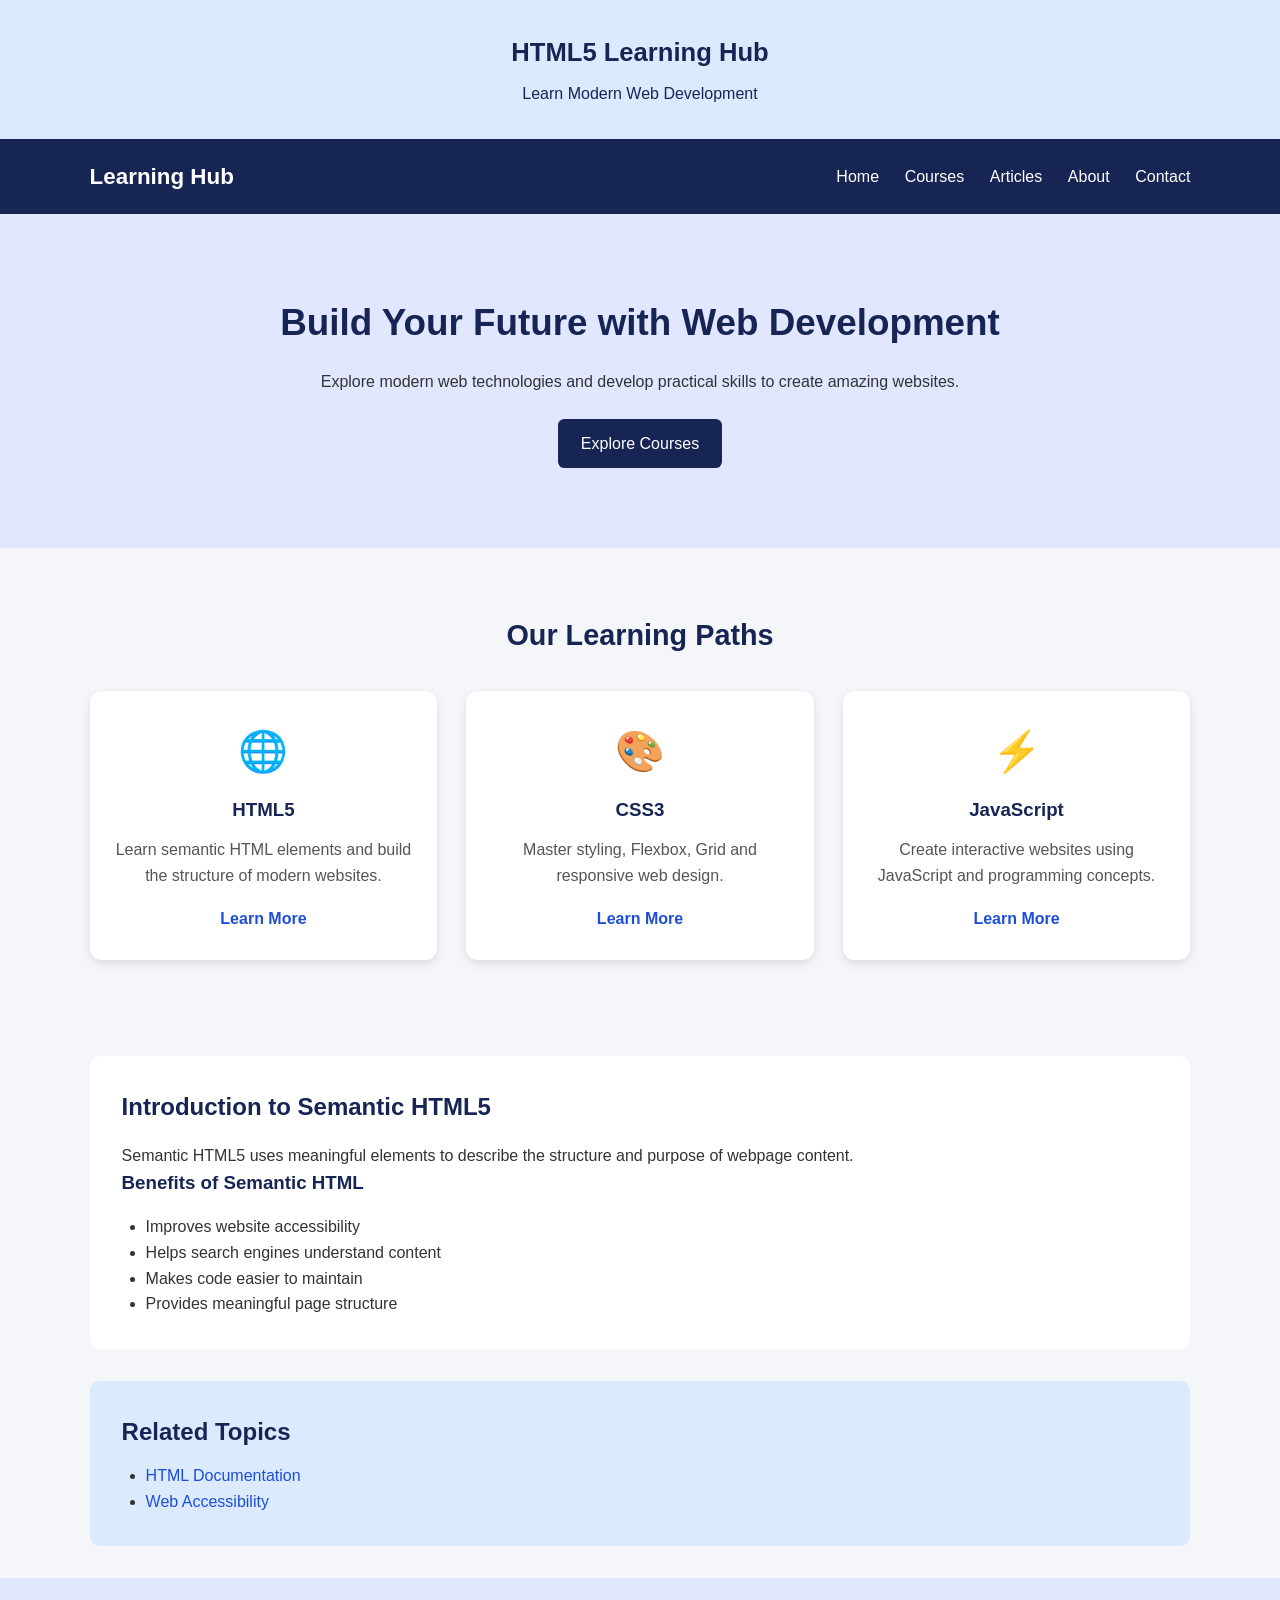
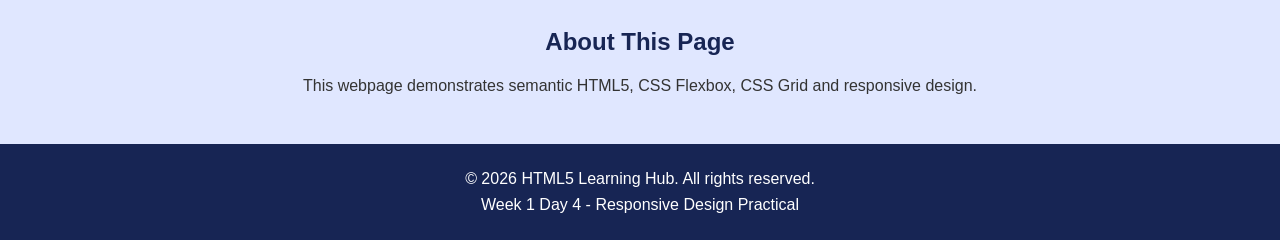
<file: index.html>
<!DOCTYPE html>
<html lang="en">
<head>
    <meta charset="UTF-8">
    <meta name="viewport" content="width=device-width, initial-scale=1.0">

    <title>HTML5 Learning Hub | Web Development</title>

    <meta name="description" content="Learn HTML5, CSS Flexbox, Grid and modern web development.">
    <meta name="keywords" content="HTML5, CSS, Flexbox, Grid, Web Development">
    <meta name="author" content="Your Name">

    <link rel="stylesheet" href="styles.css">
</head>

<body>

    <!-- HEADER -->
    <header class="header">
        <h1>HTML5 Learning Hub</h1>
        <p>Learn Modern Web Development</p>
    </header>

    <!-- NAVIGATION -->
    <nav class="navbar" aria-label="Main navigation">
        <h2 class="logo">Learning Hub</h2>

        <ul class="nav-links">
            <li><a href="#home">Home</a></li>
            <li><a href="#courses">Courses</a></li>
            <li><a href="#articles">Articles</a></li>
            <li><a href="#about">About</a></li>
            <li><a href="#contact">Contact</a></li>
        </ul>
    </nav>

    <!-- MAIN CONTENT -->
    <main id="home">

        <!-- HERO SECTION -->
        <section class="hero">
            <h2>Build Your Future with Web Development</h2>

            <p>
                Explore modern web technologies and develop
                practical skills to create amazing websites.
            </p>

            <a href="#courses" class="hero-button">
                Explore Courses
            </a>
        </section>

        <!-- COURSES SECTION -->
        <section class="courses" id="courses">

            <h2>Our Learning Paths</h2>

            <div class="container">

                <article class="card">
                    <div class="card-icon">🌐</div>
                    <h3>HTML5</h3>

                    <p>
                        Learn semantic HTML elements and build
                        the structure of modern websites.
                    </p>

                    <a href="#articles">Learn More</a>
                </article>

                <article class="card">
                    <div class="card-icon">🎨</div>
                    <h3>CSS3</h3>

                    <p>
                        Master styling, Flexbox, Grid and
                        responsive web design.
                    </p>

                    <a href="#articles">Learn More</a>
                </article>

                <article class="card">
                    <div class="card-icon">⚡</div>
                    <h3>JavaScript</h3>

                    <p>
                        Create interactive websites using
                        JavaScript and programming concepts.
                    </p>

                    <a href="#articles">Learn More</a>
                </article>

            </div>
        </section>

        <!-- ARTICLE SECTION -->
        <article class="article-section" id="articles">

            <h2>Introduction to Semantic HTML5</h2>

            <p>
                Semantic HTML5 uses meaningful elements to describe
                the structure and purpose of webpage content.
            </p>

            <section>
                <h3>Benefits of Semantic HTML</h3>

                <ul>
                    <li>Improves website accessibility</li>
                    <li>Helps search engines understand content</li>
                    <li>Makes code easier to maintain</li>
                    <li>Provides meaningful page structure</li>
                </ul>
            </section>

        </article>

        <!-- ASIDE SECTION -->
        <aside class="related">

            <h2>Related Topics</h2>

            <ul>
                <li>
                    <a href="https://developer.mozilla.org/en-US/docs/Web/HTML">
                        HTML Documentation
                    </a>
                </li>

                <li>
                    <a href="https://www.w3.org/WAI/">
                        Web Accessibility
                    </a>
                </li>
            </ul>

        </aside>

        <!-- ABOUT SECTION -->
        <section class="about" id="about">

            <h2>About This Page</h2>

            <p>
                This webpage demonstrates semantic HTML5,
                CSS Flexbox, CSS Grid and responsive design.
            </p>

        </section>

    </main>

    <!-- FOOTER -->
    <footer id="contact">

        <p>&copy; 2026 HTML5 Learning Hub. All rights reserved.</p>

        <p>Week 1 Day 4 - Responsive Design Practical</p>

    </footer>

</body>
</html>
</file>
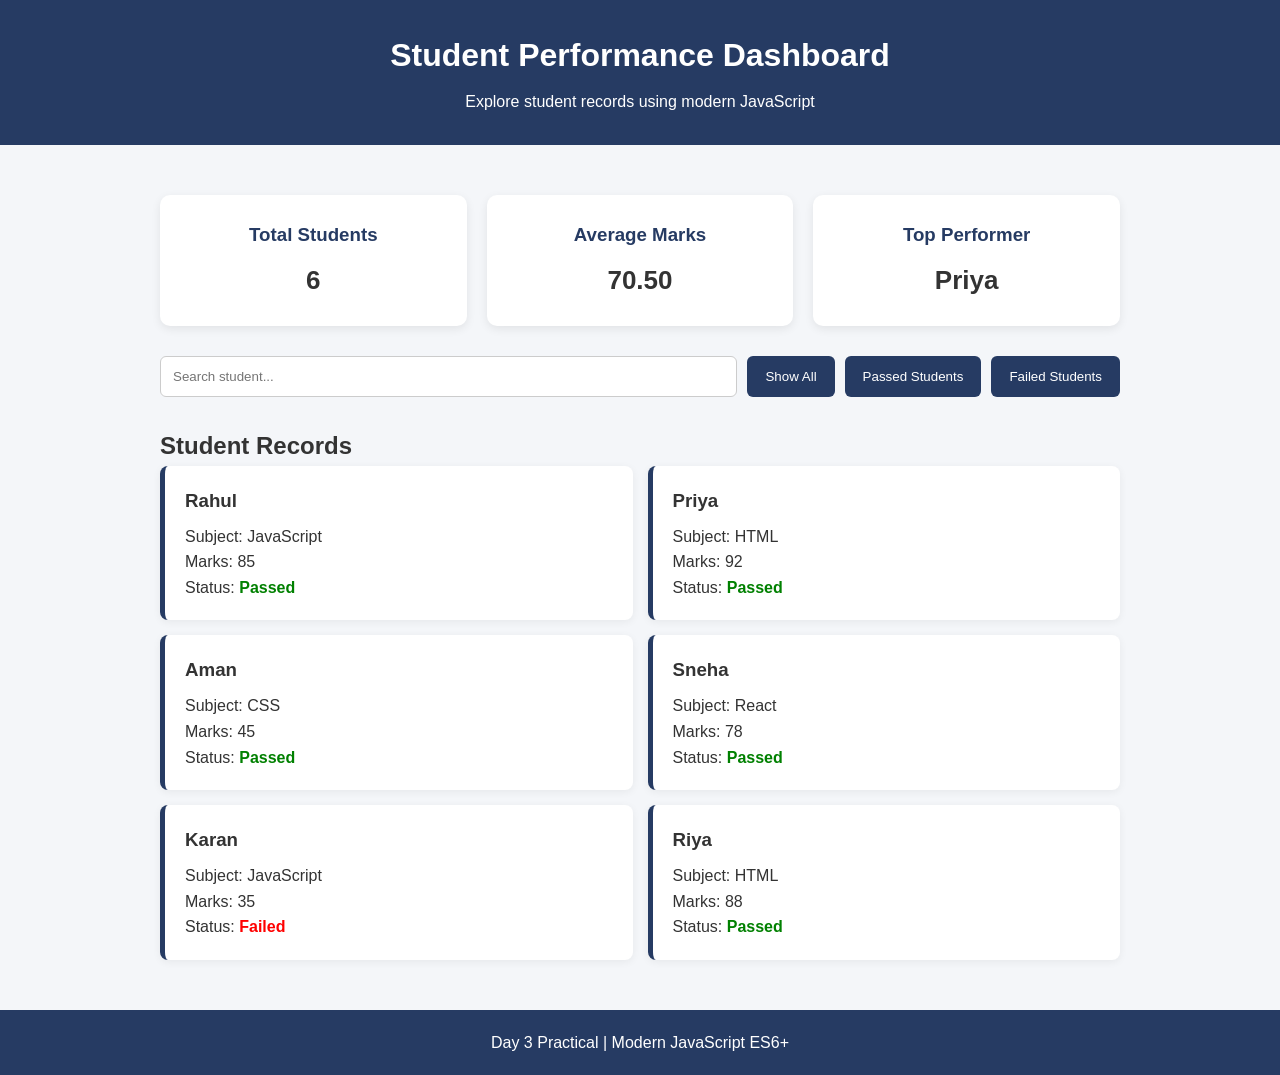
<file: day-3-es6/index.html>
<!DOCTYPE html>
<html lang="en">
<head>
    <meta charset="UTF-8">
    <meta name="viewport" content="width=device-width, initial-scale=1.0">
    <title>Student Performance Dashboard</title>
    <link rel="stylesheet" href="styles.css">
</head>
<body>

    <header>
        <h1>Student Performance Dashboard</h1>
        <p>Explore student records using modern JavaScript</p>
    </header>

    <main class="container">

        <section class="stats">
            <div class="card">
                <h3>Total Students</h3>
                <p id="totalStudents">0</p>
            </div>

            <div class="card">
                <h3>Average Marks</h3>
                <p id="averageMarks">0</p>
            </div>

            <div class="card">
                <h3>Top Performer</h3>
                <p id="topStudent">-</p>
            </div>
        </section>

        <section class="controls">
            <input
                type="text"
                id="searchInput"
                placeholder="Search student..."
            >

            <button id="showAll">Show All</button>
            <button id="showPassed">Passed Students</button>
            <button id="showFailed">Failed Students</button>
        </section>

        <section>
            <h2>Student Records</h2>
            <div id="studentList" class="student-list"></div>
        </section>

    </main>

    <footer>
        <p>Day 3 Practical | Modern JavaScript ES6+</p>
    </footer>

    <script src="script.js"></script>
</body>
</html>
</file>
<file: styles.css>
/* =================================
   1. BASIC RESET
================================= */

* {
    margin: 0;
    padding: 0;
    box-sizing: border-box;
}

html {
    scroll-behavior: smooth;
    font-size: 100%;
}

body {
    font-family: Arial, sans-serif;
    background-color: #f4f6f9;
    color: #333;
    line-height: 1.6;
}

/* =================================
   2. HEADER
================================= */

.header {
    text-align: center;
    padding: 1.5rem 1rem;
    background-color: #dbeafe;
    color: #172554;
}

.header h1 {
    font-size: 1.6rem;
    margin-bottom: 0.5rem;
}

/* =================================
   3. NAVIGATION
   MOBILE FIRST
================================= */

.navbar {
    display: flex;
    flex-direction: column;
    align-items: center;
    gap: 1rem;
    background-color: #172554;
    padding: 1.25rem 5%;
    text-align: center;
}

.logo {
    color: white;
    font-size: 1.4rem;
}

.nav-links {
    display: flex;
    flex-direction: column;
    align-items: center;
    gap: 0.75rem;
    list-style: none;
}

.nav-links a {
    color: white;
    text-decoration: none;
    transition: color 0.3s ease;
}

.nav-links a:hover {
    color: #facc15;
}

/* =================================
   4. HERO SECTION
================================= */

.hero {
    text-align: center;
    padding: 3rem 1rem;
    background-color: #e0e7ff;
}

.hero h2 {
    color: #172554;
    font-size: 1.7rem;
    margin-bottom: 1rem;
}

.hero p {
    max-width: 40rem;
    margin: 0 auto 1.5rem;
}

.hero-button {
    display: inline-block;
    background-color: #172554;
    color: white;
    text-decoration: none;
    padding: 0.75rem 1.4rem;
    border-radius: 0.4rem;
    transition: background-color 0.3s ease,
                transform 0.3s ease;
}

.hero-button:hover {
    background-color: #1d4ed8;
    transform: translateY(-0.2rem);
}

/* =================================
   5. COURSES - CSS GRID
   MOBILE: 1 COLUMN
================================= */

.courses {
    padding: 2.5rem 5%;
    text-align: center;
}

.courses h2 {
    color: #172554;
    margin-bottom: 2rem;
    font-size: 1.8rem;
}

.container {
    display: grid;
    grid-template-columns: 1fr;
    gap: 1.5rem;
}

.card {
    background-color: white;
    padding: 1.8rem 1.2rem;
    border-radius: 0.75rem;
    box-shadow: 0 0.25rem 0.6rem rgba(0, 0, 0, 0.1);
    text-align: center;
    transition: transform 0.3s ease,
                box-shadow 0.3s ease;
}

.card-icon {
    font-size: 2.5rem;
    margin-bottom: 0.75rem;
}

.card h3 {
    color: #172554;
    margin-bottom: 0.75rem;
}

.card p {
    color: #555;
    margin-bottom: 1.1rem;
}

.card a {
    color: #1d4ed8;
    text-decoration: none;
    font-weight: bold;
    transition: color 0.3s ease;
}

.card a:hover {
    color: #f59e0b;
}

.card:hover {
    transform: translateY(-0.5rem);
    box-shadow: 0 0.6rem 1.2rem rgba(0, 0, 0, 0.2);
}

/* =================================
   6. ARTICLE SECTION
================================= */

.article-section {
    background-color: white;
    margin: 1.5rem 5%;
    padding: 1.5rem;
    border-radius: 0.6rem;
}

.article-section h2,
.article-section h3 {
    color: #172554;
    margin-bottom: 1rem;
}

.article-section ul {
    padding-left: 1.5rem;
}

/* =================================
   7. ASIDE SECTION
================================= */

.related {
    background-color: #dbeafe;
    margin: 1.5rem 5%;
    padding: 1.5rem;
    border-radius: 0.6rem;
}

.related h2 {
    color: #172554;
    margin-bottom: 0.75rem;
}

.related ul {
    padding-left: 1.5rem;
}

.related a {
    color: #1d4ed8;
    text-decoration: none;
}

/* =================================
   8. ABOUT SECTION
================================= */

.about {
    text-align: center;
    padding: 2.8rem 1rem;
    background-color: #e0e7ff;
}

.about h2 {
    color: #172554;
    margin-bottom: 0.75rem;
}

/* =================================
   9. FOOTER
================================= */

footer {
    background-color: #172554;
    color: white;
    text-align: center;
    padding: 1.4rem 1rem;
}

/* =================================
   10. TABLET RESPONSIVENESS
   768px AND ABOVE
================================= */

@media (min-width: 768px) {

    .header {
        padding: 2rem;
    }

    .navbar {
        flex-direction: row;
        justify-content: space-between;
        text-align: left;
    }

    .nav-links {
        flex-direction: row;
        flex-wrap: wrap;
        gap: 1.2rem;
    }

    .hero {
        padding: 4rem 2rem;
    }

    .hero h2 {
        font-size: 2rem;
    }

    .container {
        grid-template-columns: repeat(2, 1fr);
    }

    .courses {
        padding: 3rem 5%;
    }

    .article-section,
    .related {
        margin: 2rem 5%;
        padding: 2rem;
    }

}

/* =================================
   11. DESKTOP RESPONSIVENESS
   1200px AND ABOVE
================================= */

@media (min-width: 1200px) {

    .navbar {
        padding: 1.25rem 7%;
    }

    .nav-links {
        gap: 1.6rem;
    }

    .hero {
        padding: 5rem 2rem;
    }

    .hero h2 {
        font-size: 2.3rem;
    }

    .container {
        grid-template-columns: repeat(3, 1fr);
        gap: 1.8rem;
    }

    .courses {
        padding: 4rem 7%;
    }

    .article-section,
    .related {
        margin: 2rem 7%;
    }

}
</file>
<file: day-3-es6/styles.css>
/* BASIC RESET */
* {
    margin: 0;
    padding: 0;
    box-sizing: border-box;
}

body {
    font-family: Arial, sans-serif;
    background: #f4f6f9;
    color: #333;
    line-height: 1.6;
}

/* HEADER */
header {
    background: #263b63;
    color: white;
    text-align: center;
    padding: 30px 15px;
}

header h1 {
    margin-bottom: 8px;
}

/* MAIN CONTAINER */
.container {
    max-width: 1000px;
    margin: 30px auto;
    padding: 20px;
}

/* STATISTICS */
.stats {
    display: grid;
    grid-template-columns: repeat(3, 1fr);
    gap: 20px;
    margin-bottom: 30px;
}

.card {
    background: white;
    padding: 25px;
    text-align: center;
    border-radius: 10px;
    box-shadow: 0 3px 10px rgba(0,0,0,0.08);
}

.card h3 {
    color: #263b63;
}

.card p {
    font-size: 26px;
    font-weight: bold;
    margin-top: 10px;
}

/* CONTROLS */
.controls {
    display: flex;
    flex-wrap: wrap;
    gap: 10px;
    margin-bottom: 30px;
}

input {
    flex: 1;
    min-width: 180px;
    padding: 12px;
    border: 1px solid #ccc;
    border-radius: 6px;
}

button {
    background: #263b63;
    color: white;
    border: none;
    padding: 12px 18px;
    border-radius: 6px;
    cursor: pointer;
}

button:hover {
    background: #405c8d;
}

/* STUDENT LIST */
.student-list {
    display: grid;
    grid-template-columns: repeat(2, 1fr);
    gap: 15px;
}

.student {
    background: white;
    padding: 20px;
    border-radius: 8px;
    border-left: 5px solid #263b63;
    box-shadow: 0 2px 8px rgba(0,0,0,0.06);
}

.student h3 {
    margin-bottom: 8px;
}

.passed {
    color: green;
    font-weight: bold;
}

.failed {
    color: red;
    font-weight: bold;
}

footer {
    text-align: center;
    padding: 20px;
    margin-top: 30px;
    background: #263b63;
    color: white;
}

/* RESPONSIVE DESIGN */
@media (max-width: 650px) {
    .stats {
        grid-template-columns: 1fr;
    }

    .student-list {
        grid-template-columns: 1fr;
    }

    .controls {
        flex-direction: column;
    }

    button {
        width: 100%;
    }
}
</file>
